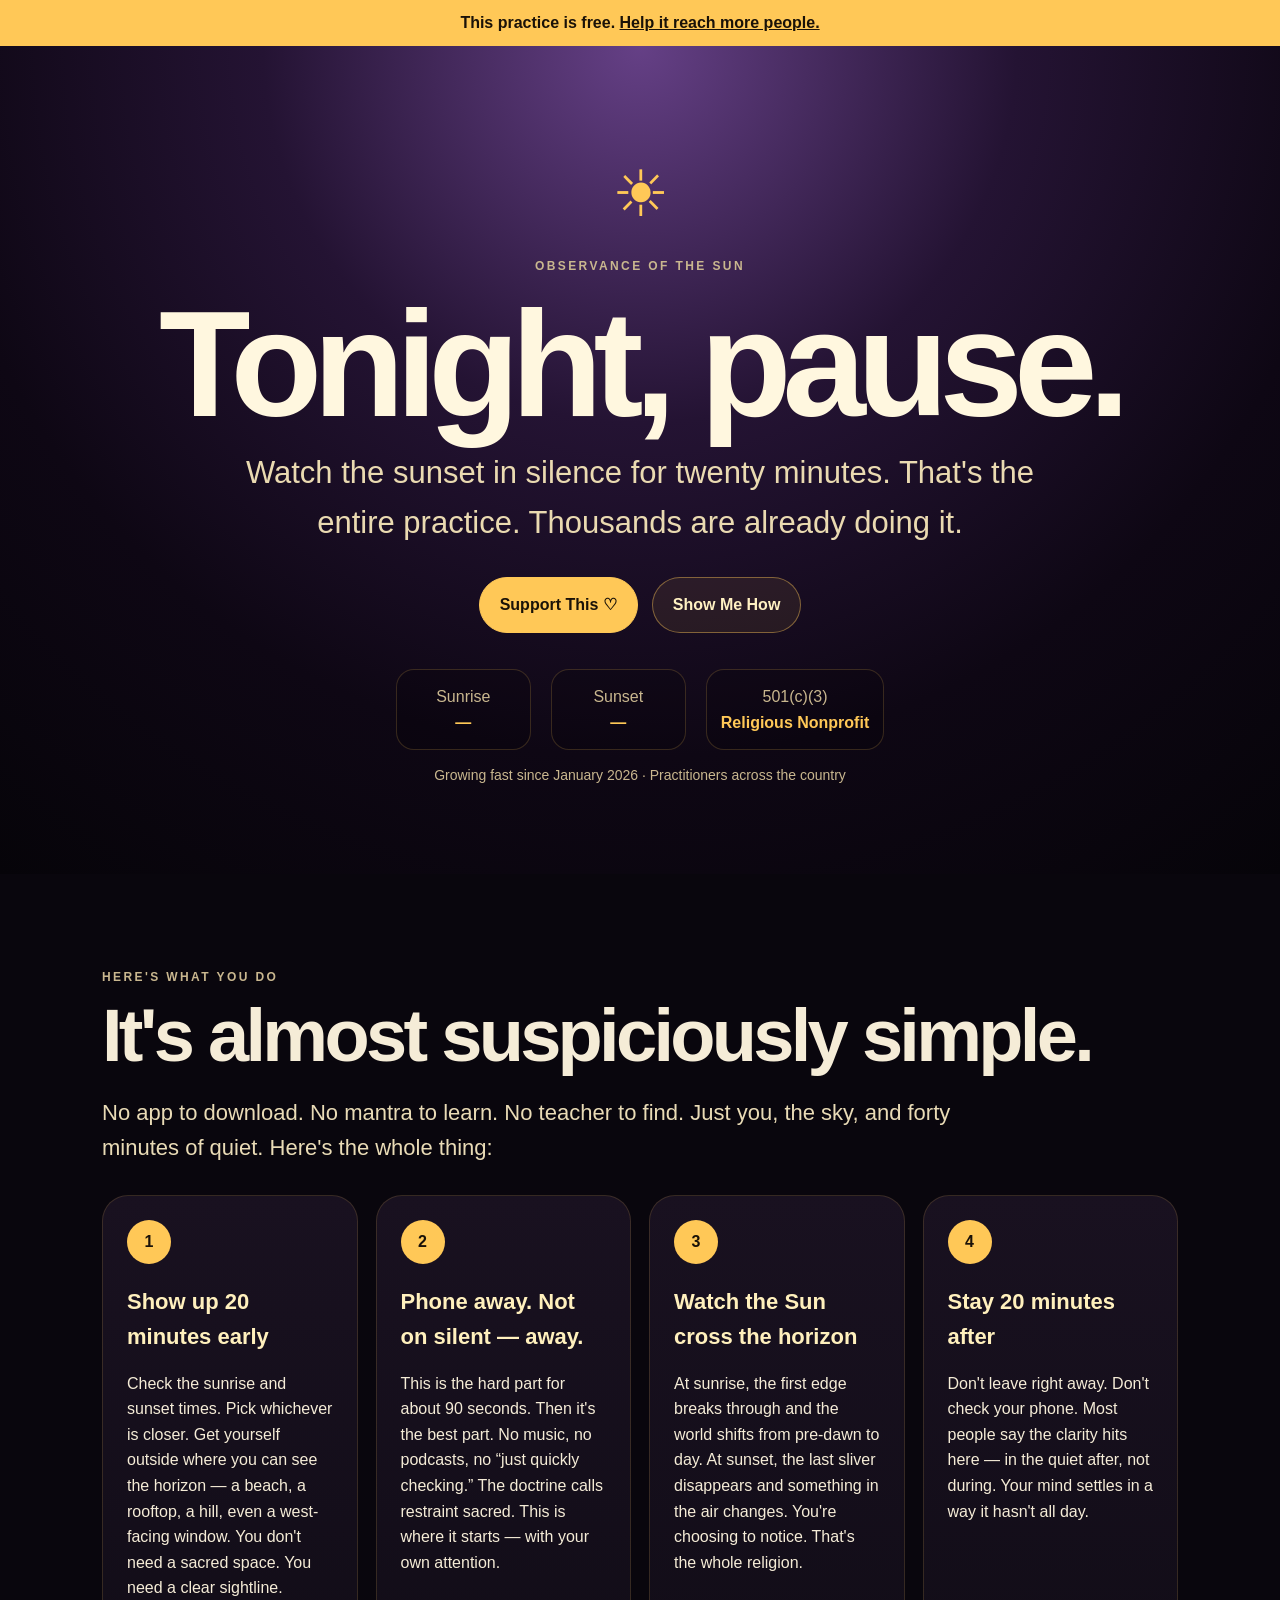
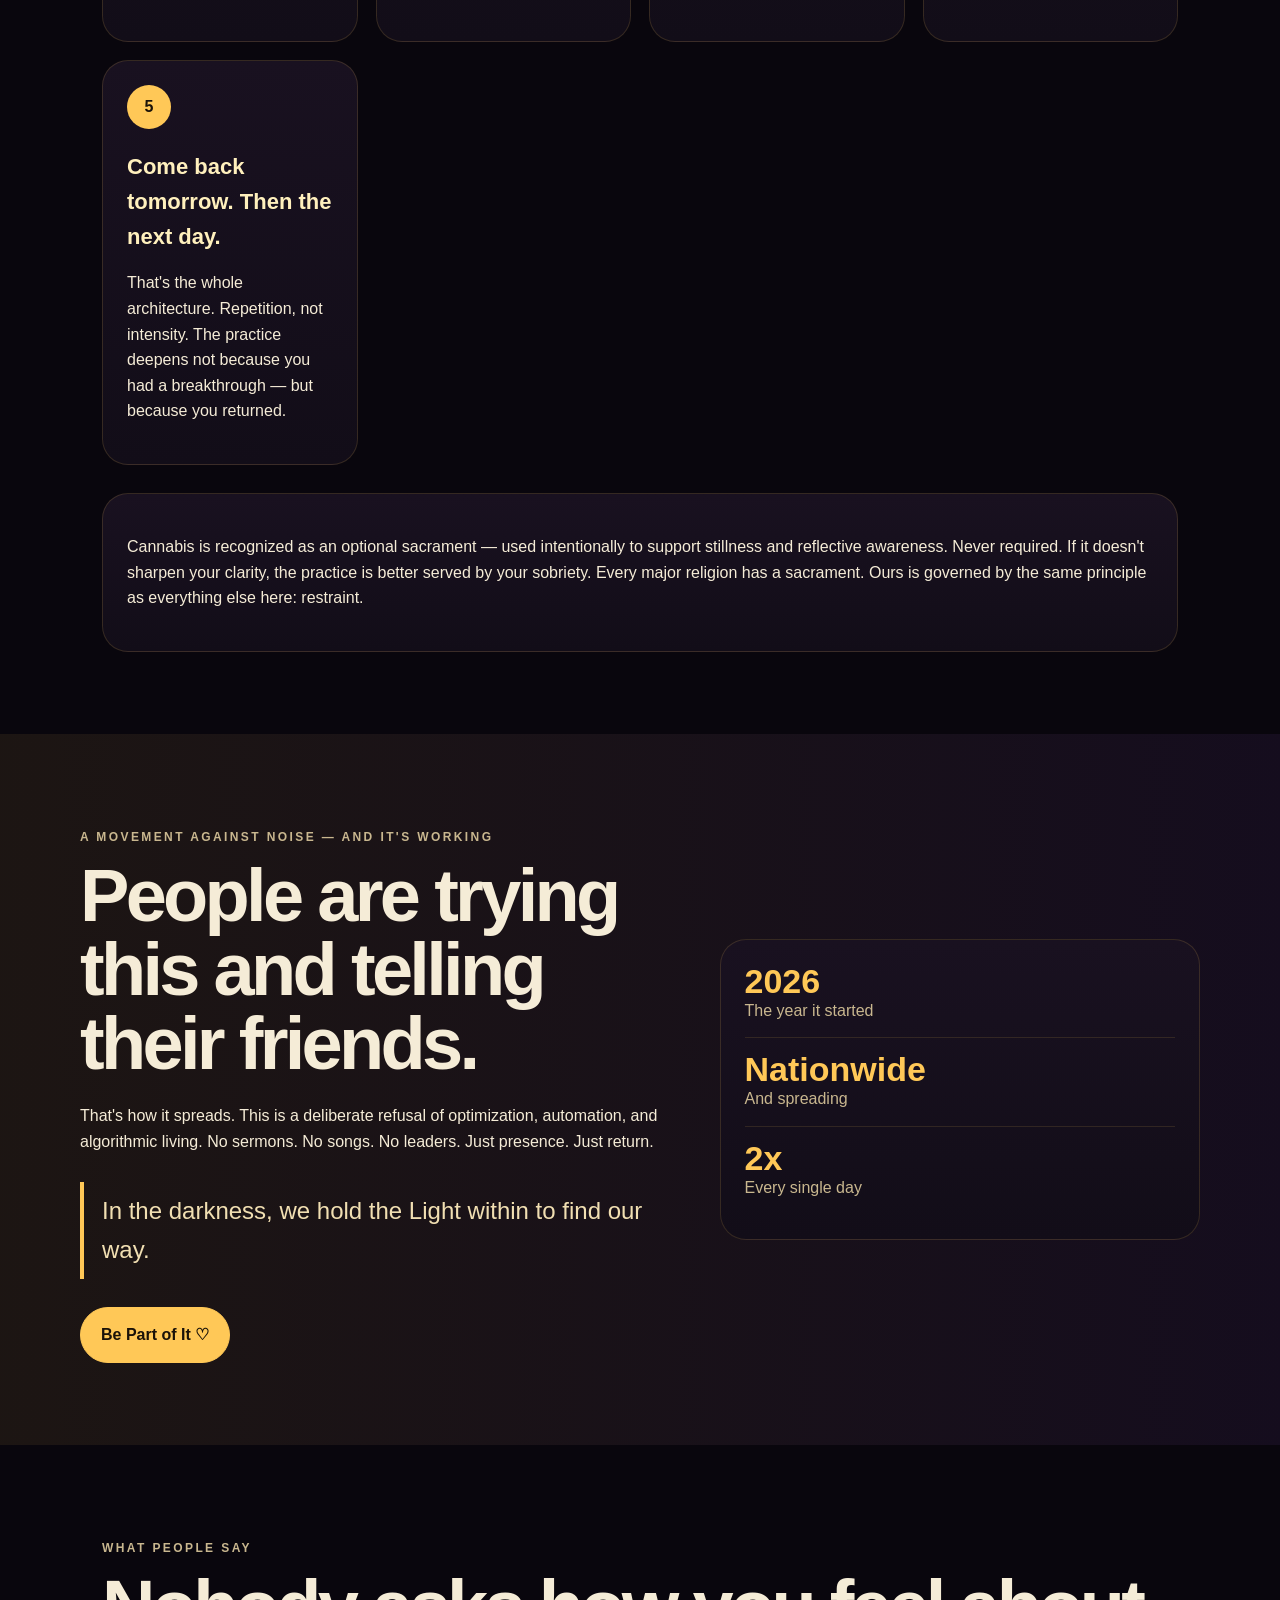
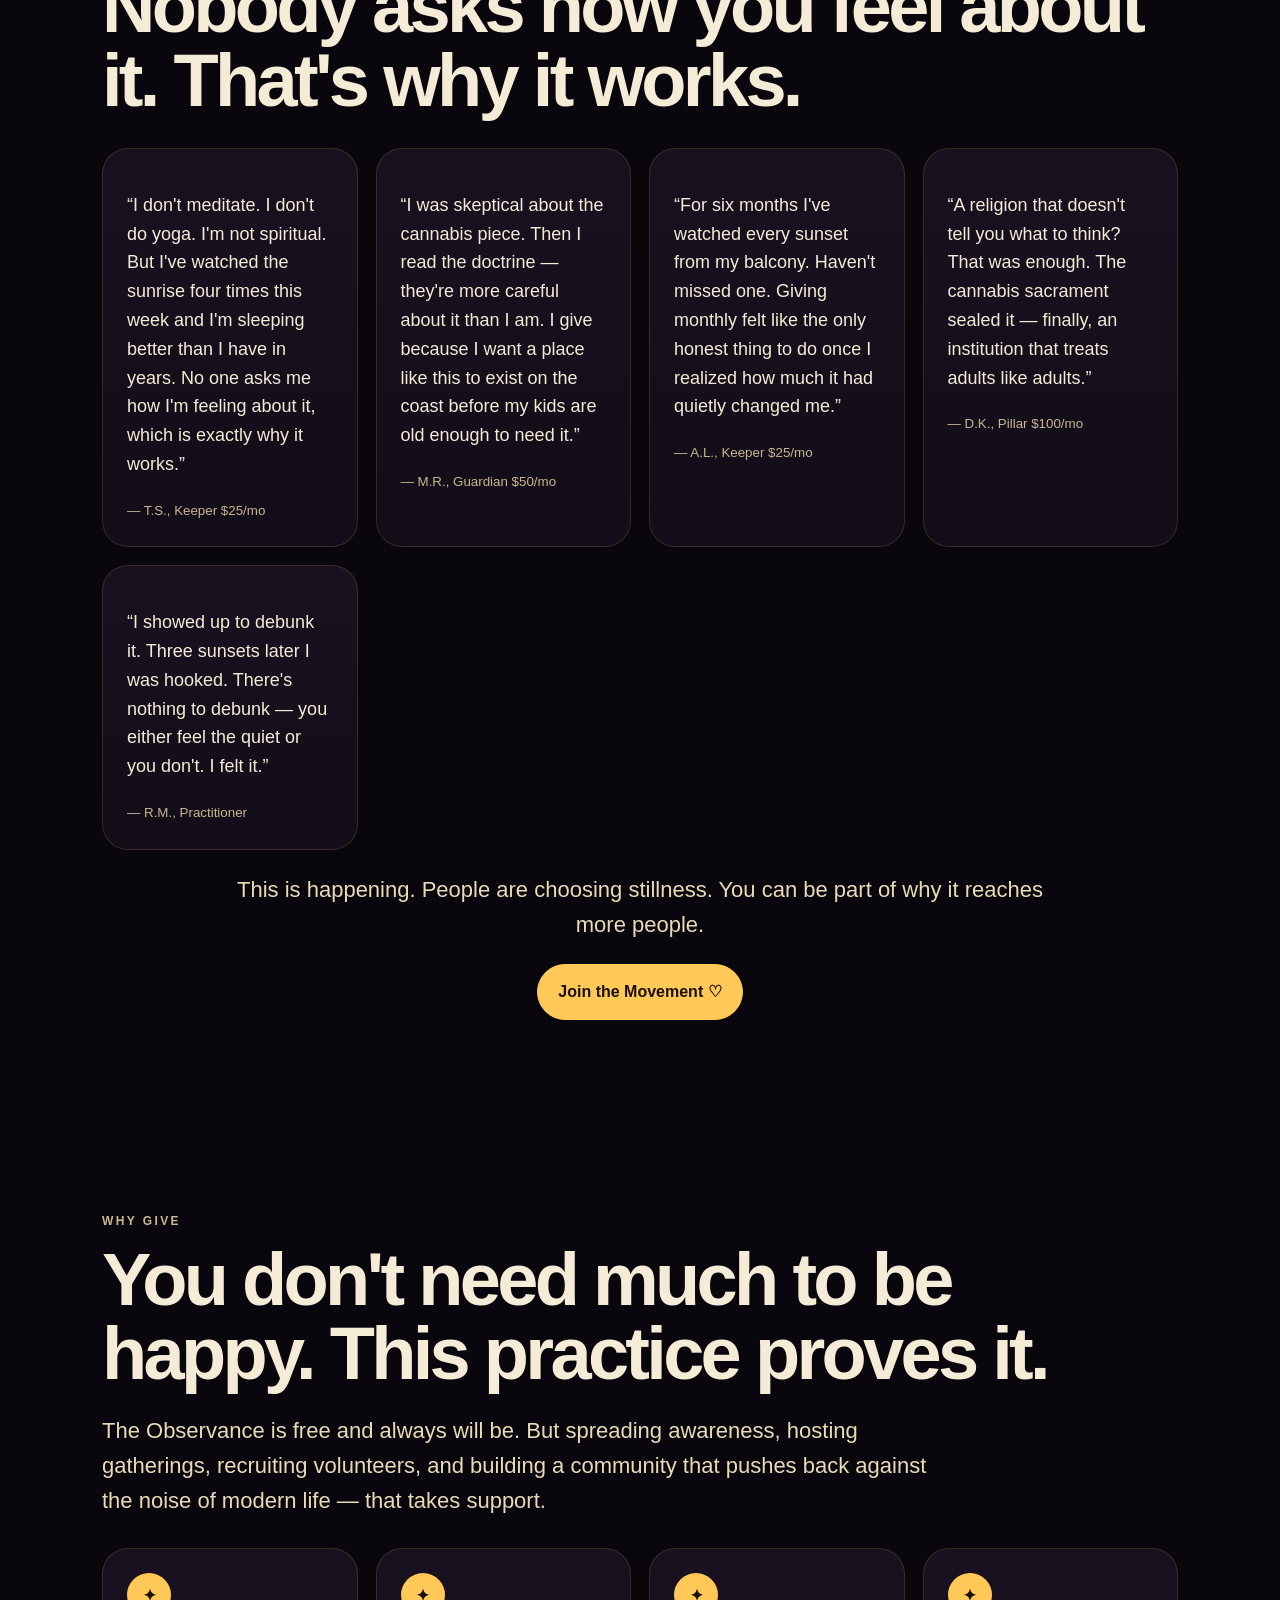
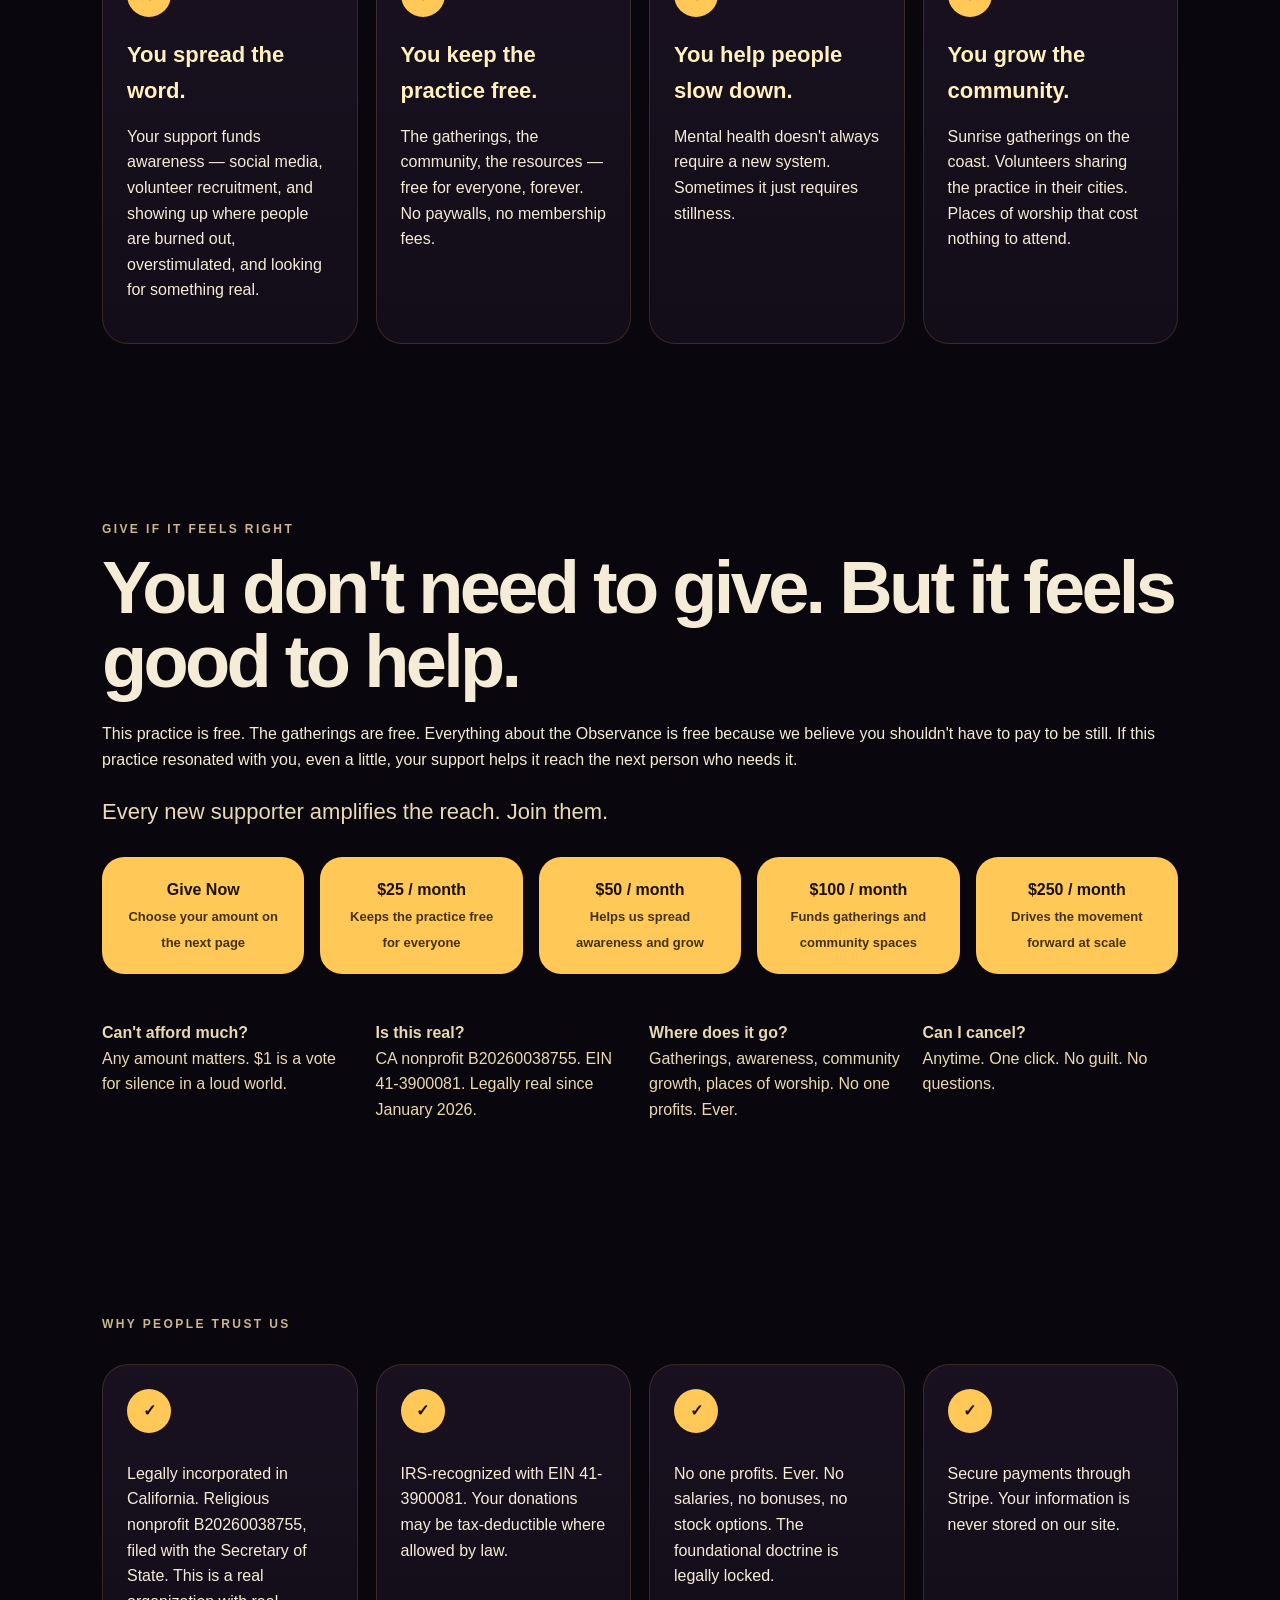
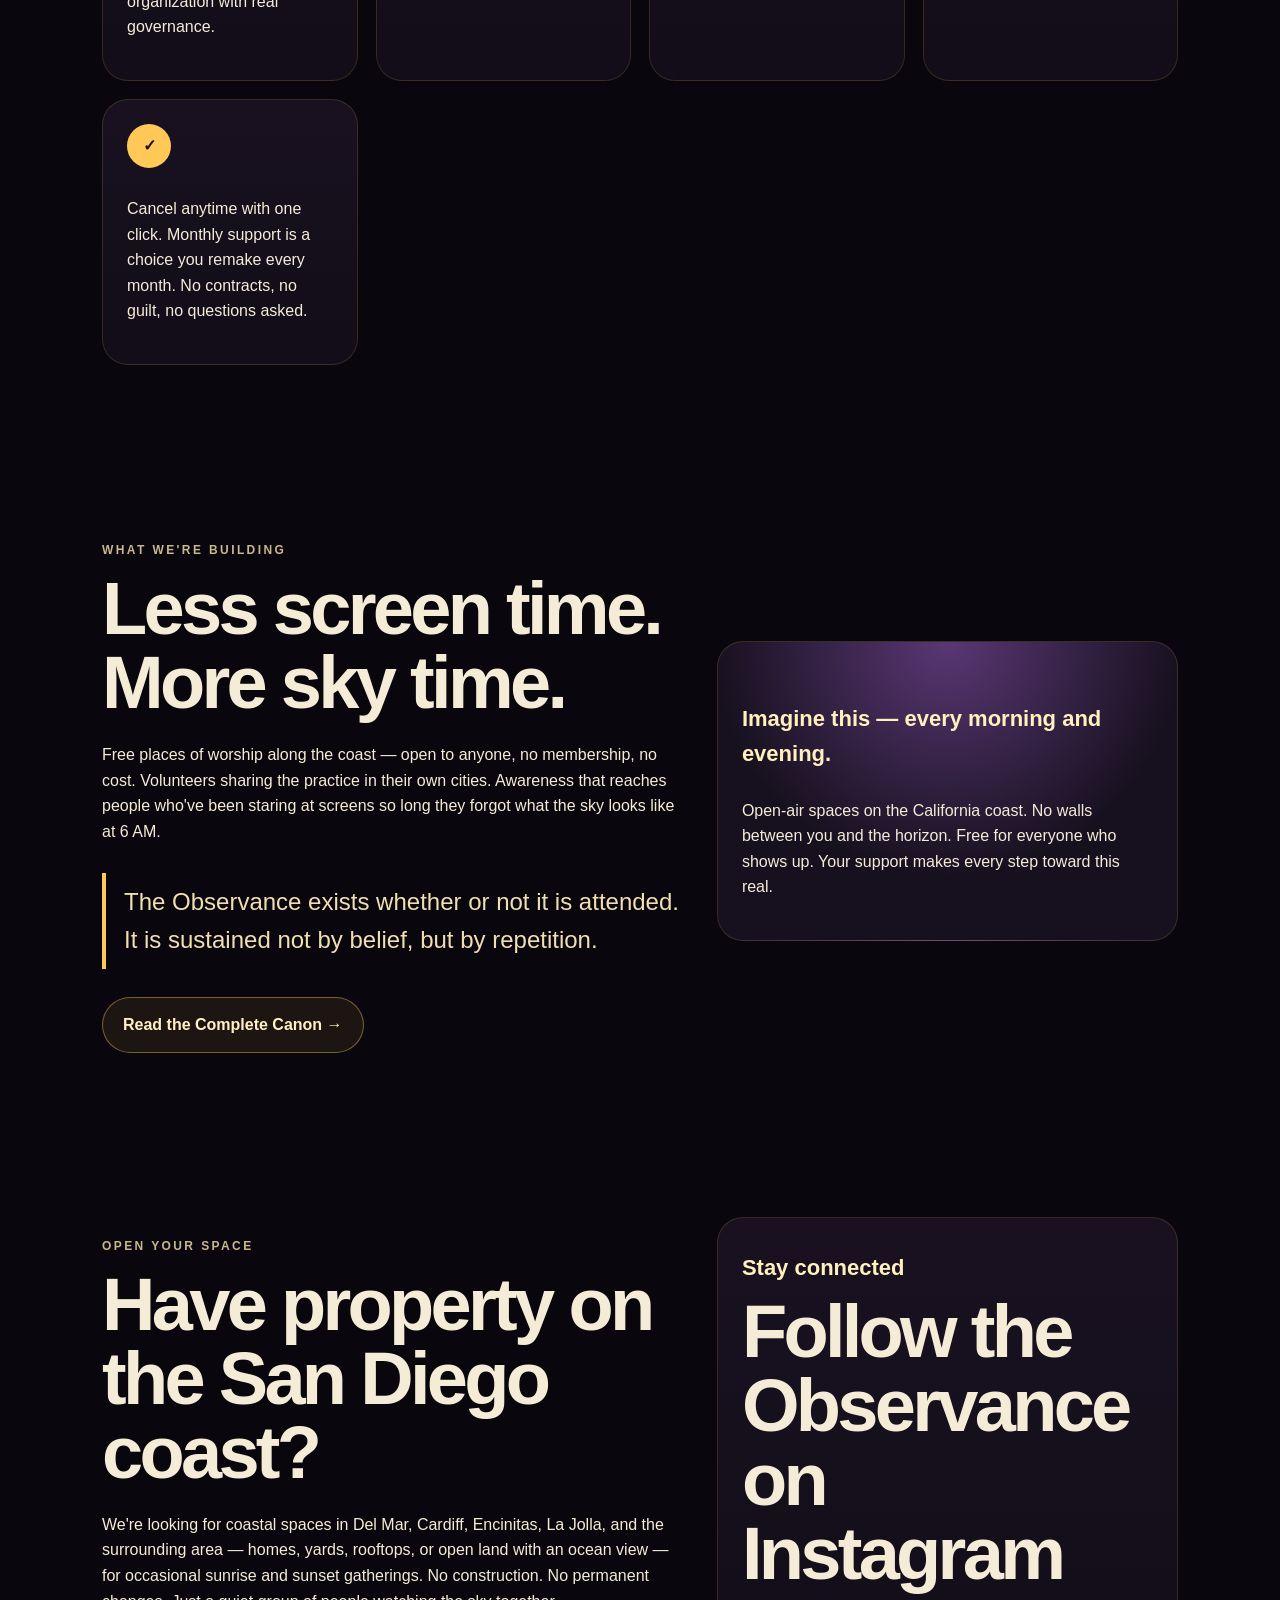
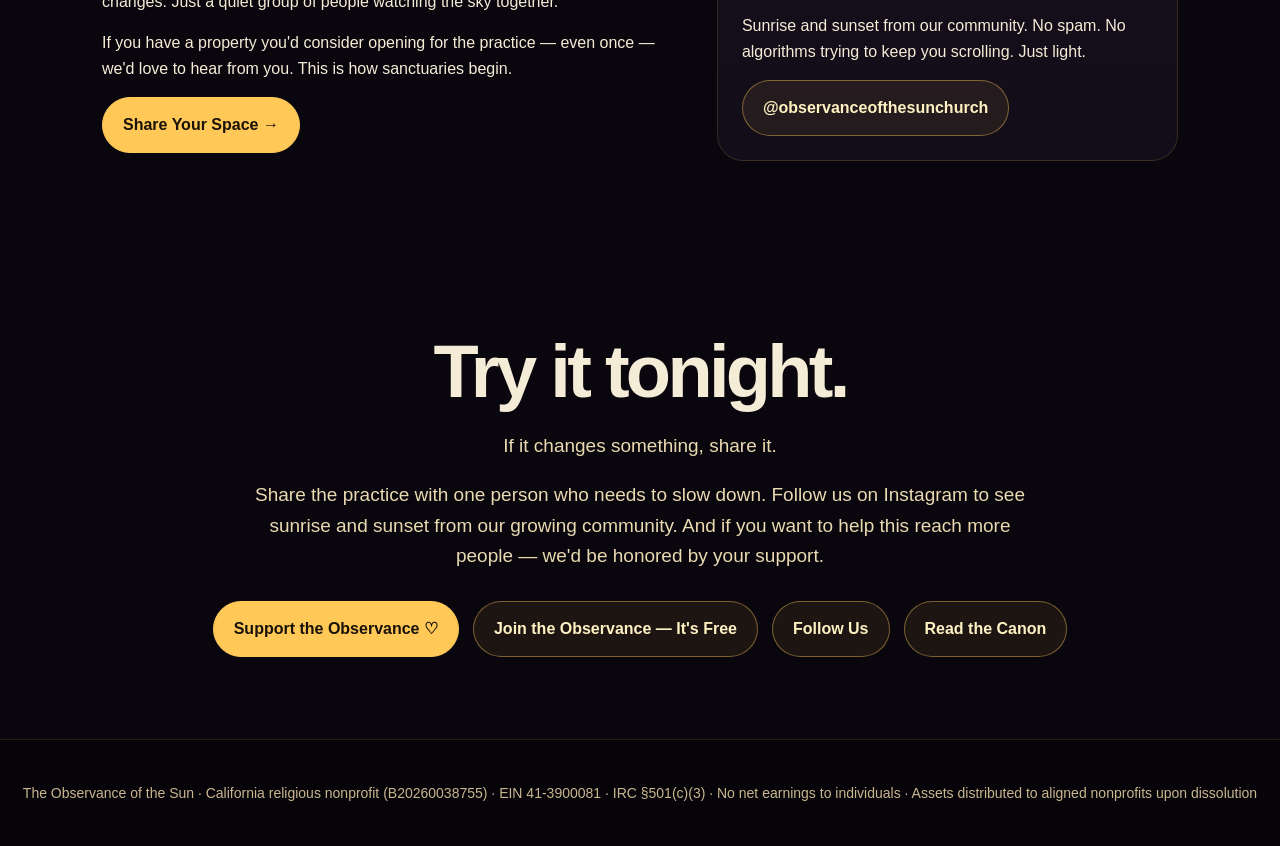
<file: index.html>
<!doctype html>
<html lang="en">
<head>
  <meta charset="utf-8" />
  <meta name="viewport" content="width=device-width, initial-scale=1" />
  <title>You Can Try This Tonight — Observance of the Sun</title>
  <meta name="description" content="Watch the sunrise or sunset in silence. No app, no teacher, no sermon. Just you, the sky, and forty minutes of quiet. Observance of the Sun is a California religious nonprofit centered on silent sunrise and sunset practice." />
  <link rel="canonical" href="https://observanceofthesunchurch.com/" />
  <link rel="stylesheet" href="/style.css" />
  <meta property="og:title" content="You Can Try This Tonight — Observance of the Sun" />
  <meta property="og:description" content="Watch the sunrise or sunset in silence. No app, no teacher, no sermon. Just you, the sky, and forty minutes of quiet." />
  <meta property="og:type" content="website" />
  <meta property="og:url" content="https://observanceofthesunchurch.com/" />
  <meta name="theme-color" content="#ffc857" />
  <script type="application/ld+json">
  {"@context":"https://schema.org","@type":"ReligiousOrganization","name":"Observance of the Sun","url":"https://observanceofthesunchurch.com/","description":"A California religious nonprofit centered on silent observance of sunrise and sunset.","identifier":["CA nonprofit B20260038755","EIN 41-3900081"],"address":{"@type":"PostalAddress","addressLocality":"Encinitas","addressRegion":"CA","addressCountry":"US"},"sameAs":["https://www.instagram.com/observanceofthesunchurch/"]}
  </script>
</head>
<body>
  <div class="topbar">This practice is free. <a href="https://buy.stripe.com/fZu28k4rJ0dzalo8wz9fW00">Help it reach more people.</a></div>

  <header class="hero" id="top">
    <div class="sunmark" aria-hidden="true">☀</div>
    <p class="kicker">Observance of the Sun</p>
    <h1>Tonight, pause.</h1>
    <p class="subhead">Watch the sunset in silence for twenty minutes. That's the entire practice. Thousands are already doing it.</p>
    <div class="actions">
      <a class="btn primary" href="https://buy.stripe.com/fZu28k4rJ0dzalo8wz9fW00">Support This ♡</a>
      <a class="btn" href="#practice">Show Me How</a>
    </div>
    <div class="stats">
      <span>Sunrise<br><strong>—</strong></span>
      <span>Sunset<br><strong>—</strong></span>
      <span>501(c)(3)<br><strong>Religious Nonprofit</strong></span>
    </div>
    <p class="micro">Growing fast since January 2026 · Practitioners across the country</p>
  </header>

  <main>
    <section class="section" id="practice">
      <p class="eyebrow">Here's what you do</p>
      <h2>It's almost suspiciously simple.</h2>
      <p class="lead">No app to download. No mantra to learn. No teacher to find. Just you, the sky, and forty minutes of quiet. Here's the whole thing:</p>
      <div class="steps">
        <article><b>1</b><h3>Show up 20 minutes early</h3><p>Check the sunrise and sunset times. Pick whichever is closer. Get yourself outside where you can see the horizon — a beach, a rooftop, a hill, even a west-facing window. You don't need a sacred space. You need a clear sightline.</p></article>
        <article><b>2</b><h3>Phone away. Not on silent — away.</h3><p>This is the hard part for about 90 seconds. Then it's the best part. No music, no podcasts, no “just quickly checking.” The doctrine calls restraint sacred. This is where it starts — with your own attention.</p></article>
        <article><b>3</b><h3>Watch the Sun cross the horizon</h3><p>At sunrise, the first edge breaks through and the world shifts from pre-dawn to day. At sunset, the last sliver disappears and something in the air changes. You're choosing to notice. That's the whole religion.</p></article>
        <article><b>4</b><h3>Stay 20 minutes after</h3><p>Don't leave right away. Don't check your phone. Most people say the clarity hits here — in the quiet after, not during. Your mind settles in a way it hasn't all day.</p></article>
        <article><b>5</b><h3>Come back tomorrow. Then the next day.</h3><p>That's the whole architecture. Repetition, not intensity. The practice deepens not because you had a breakthrough — but because you returned.</p></article>
      </div>
      <div class="sacrament-note"><p>Cannabis is recognized as an optional sacrament — used intentionally to support stillness and reflective awareness. Never required. If it doesn't sharpen your clarity, the practice is better served by your sobriety. Every major religion has a sacrament. Ours is governed by the same principle as everything else here: restraint.</p></div>
    </section>

    <section class="section split darkband">
      <div>
        <p class="eyebrow">A movement against noise — and it's working</p>
        <h2>People are trying this and telling their friends.</h2>
        <p>That's how it spreads. This is a deliberate refusal of optimization, automation, and algorithmic living. No sermons. No songs. No leaders. Just presence. Just return.</p>
        <blockquote>In the darkness, we hold the Light within to find our way.</blockquote>
        <a class="btn primary" href="https://buy.stripe.com/fZu28k4rJ0dzalo8wz9fW00">Be Part of It ♡</a>
      </div>
      <div class="metric-card">
        <div><strong>2026</strong><span>The year it started</span></div>
        <div><strong>Nationwide</strong><span>And spreading</span></div>
        <div><strong>2x</strong><span>Every single day</span></div>
      </div>
    </section>

    <section class="section testimonials">
      <p class="eyebrow">What people say</p>
      <h2>Nobody asks how you feel about it. That's why it works.</h2>
      <div class="quote-grid">
        <article><p>“I don't meditate. I don't do yoga. I'm not spiritual. But I've watched the sunrise four times this week and I'm sleeping better than I have in years. No one asks me how I'm feeling about it, which is exactly why it works.”</p><small>— T.S., Keeper $25/mo</small></article>
        <article><p>“I was skeptical about the cannabis piece. Then I read the doctrine — they're more careful about it than I am. I give because I want a place like this to exist on the coast before my kids are old enough to need it.”</p><small>— M.R., Guardian $50/mo</small></article>
        <article><p>“For six months I've watched every sunset from my balcony. Haven't missed one. Giving monthly felt like the only honest thing to do once I realized how much it had quietly changed me.”</p><small>— A.L., Keeper $25/mo</small></article>
        <article><p>“A religion that doesn't tell you what to think? That was enough. The cannabis sacrament sealed it — finally, an institution that treats adults like adults.”</p><small>— D.K., Pillar $100/mo</small></article>
        <article><p>“I showed up to debunk it. Three sunsets later I was hooked. There's nothing to debunk — you either feel the quiet or you don't. I felt it.”</p><small>— R.M., Practitioner</small></article>
      </div>
      <p class="lead centered">This is happening. People are choosing stillness. You can be part of why it reaches more people.</p>
      <p class="centered"><a class="btn primary" href="https://buy.stripe.com/fZu28k4rJ0dzalo8wz9fW00">Join the Movement ♡</a></p>
    </section>

    <section class="section" id="giving">
      <p class="eyebrow">Why give</p>
      <h2>You don't need much to be happy. This practice proves it.</h2>
      <p class="lead">The Observance is free and always will be. But spreading awareness, hosting gatherings, recruiting volunteers, and building a community that pushes back against the noise of modern life — that takes support.</p>
      <div class="benefits">
        <article><span>✦</span><h3>You spread the word.</h3><p>Your support funds awareness — social media, volunteer recruitment, and showing up where people are burned out, overstimulated, and looking for something real.</p></article>
        <article><span>✦</span><h3>You keep the practice free.</h3><p>The gatherings, the community, the resources — free for everyone, forever. No paywalls, no membership fees.</p></article>
        <article><span>✦</span><h3>You help people slow down.</h3><p>Mental health doesn't always require a new system. Sometimes it just requires stillness.</p></article>
        <article><span>✦</span><h3>You grow the community.</h3><p>Sunrise gatherings on the coast. Volunteers sharing the practice in their cities. Places of worship that cost nothing to attend.</p></article>
      </div>
    </section>

    <section class="section donation-section">
      <p class="eyebrow">Give if it feels right</p>
      <h2>You don't need to give. But it feels good to help.</h2>
      <p>This practice is free. The gatherings are free. Everything about the Observance is free because we believe you shouldn't have to pay to be still. If this practice resonated with you, even a little, your support helps it reach the next person who needs it.</p>
      <p class="lead">Every new supporter amplifies the reach. Join them.</p>
      <div class="donation-grid">
        <a href="https://buy.stripe.com/fZu28k4rJ0dzalo8wz9fW00"><strong>Give Now</strong><br><span>Choose your amount on the next page</span></a>
        <a href="https://buy.stripe.com/fZu28k4rJ0dzalo8wz9fW00"><strong>$25 / month</strong><br><span>Keeps the practice free for everyone</span></a>
        <a href="https://buy.stripe.com/fZu28k4rJ0dzalo8wz9fW00"><strong>$50 / month</strong><br><span>Helps us spread awareness and grow</span></a>
        <a href="https://buy.stripe.com/fZu28k4rJ0dzalo8wz9fW00"><strong>$100 / month</strong><br><span>Funds gatherings and community spaces</span></a>
        <a href="https://buy.stripe.com/fZu28k4rJ0dzalo8wz9fW00"><strong>$250 / month</strong><br><span>Drives the movement forward at scale</span></a>
      </div>
      <div class="faq-row"><p><strong>Can't afford much?</strong><br>Any amount matters. $1 is a vote for silence in a loud world.</p><p><strong>Is this real?</strong><br>CA nonprofit B20260038755. EIN 41-3900081. Legally real since January 2026.</p><p><strong>Where does it go?</strong><br>Gatherings, awareness, community growth, places of worship. No one profits. Ever.</p><p><strong>Can I cancel?</strong><br>Anytime. One click. No guilt. No questions.</p></div>
    </section>

    <section class="section trust">
      <p class="eyebrow">Why people trust us</p>
      <div class="trust-grid">
        <article><b>✓</b><p>Legally incorporated in California. Religious nonprofit B20260038755, filed with the Secretary of State. This is a real organization with real governance.</p></article>
        <article><b>✓</b><p>IRS-recognized with EIN 41-3900081. Your donations may be tax-deductible where allowed by law.</p></article>
        <article><b>✓</b><p>No one profits. Ever. No salaries, no bonuses, no stock options. The foundational doctrine is legally locked.</p></article>
        <article><b>✓</b><p>Secure payments through Stripe. Your information is never stored on our site.</p></article>
        <article><b>✓</b><p>Cancel anytime with one click. Monthly support is a choice you remake every month. No contracts, no guilt, no questions asked.</p></article>
      </div>
    </section>

    <section class="section split build">
      <div>
        <p class="eyebrow">What we're building</p>
        <h2>Less screen time. More sky time.</h2>
        <p>Free places of worship along the coast — open to anyone, no membership, no cost. Volunteers sharing the practice in their own cities. Awareness that reaches people who've been staring at screens so long they forgot what the sky looks like at 6 AM.</p>
        <blockquote>The Observance exists whether or not it is attended. It is sustained not by belief, but by repetition.</blockquote>
        <a class="btn" href="/foundational-doctrine/">Read the Complete Canon →</a>
      </div>
      <div class="image-card"><h3>Imagine this — every morning and evening.</h3><p>Open-air spaces on the California coast. No walls between you and the horizon. Free for everyone who shows up. Your support makes every step toward this real.</p></div>
    </section>

    <section class="section split open-space">
      <div>
        <p class="eyebrow">Open your space</p>
        <h2>Have property on the San Diego coast?</h2>
        <p>We're looking for coastal spaces in Del Mar, Cardiff, Encinitas, La Jolla, and the surrounding area — homes, yards, rooftops, or open land with an ocean view — for occasional sunrise and sunset gatherings. No construction. No permanent changes. Just a quiet group of people watching the sky together.</p>
        <p>If you have a property you'd consider opening for the practice — even once — we'd love to hear from you. This is how sanctuaries begin.</p>
        <a class="btn primary" href="mailto:bobby@trainingties.com?subject=Open%20a%20space%20for%20Observance%20of%20the%20Sun">Share Your Space →</a>
      </div>
      <div class="card"><h3>Stay connected</h3><h2>Follow the Observance on Instagram</h2><p>Sunrise and sunset from our community. No spam. No algorithms trying to keep you scrolling. Just light.</p><a class="btn" href="https://www.instagram.com/observanceofthesunchurch/">@observanceofthesunchurch</a></div>
    </section>

    <section class="section final">
      <h2>Try it tonight.</h2>
      <p>If it changes something, share it.</p>
      <p>Share the practice with one person who needs to slow down. Follow us on Instagram to see sunrise and sunset from our growing community. And if you want to help this reach more people — we'd be honored by your support.</p>
      <div class="actions">
        <a class="btn primary" href="https://buy.stripe.com/fZu28k4rJ0dzalo8wz9fW00">Support the Observance ♡</a>
        <a class="btn" href="#top">Join the Observance — It's Free</a>
        <a class="btn" href="https://www.instagram.com/observanceofthesunchurch/">Follow Us</a>
        <a class="btn" href="/foundational-doctrine/">Read the Canon</a>
      </div>
    </section>
  </main>

  <footer>The Observance of the Sun · California religious nonprofit (B20260038755) · EIN 41-3900081 · IRC §501(c)(3) · No net earnings to individuals · Assets distributed to aligned nonprofits upon dissolution</footer>
</body>
</html>
</file>
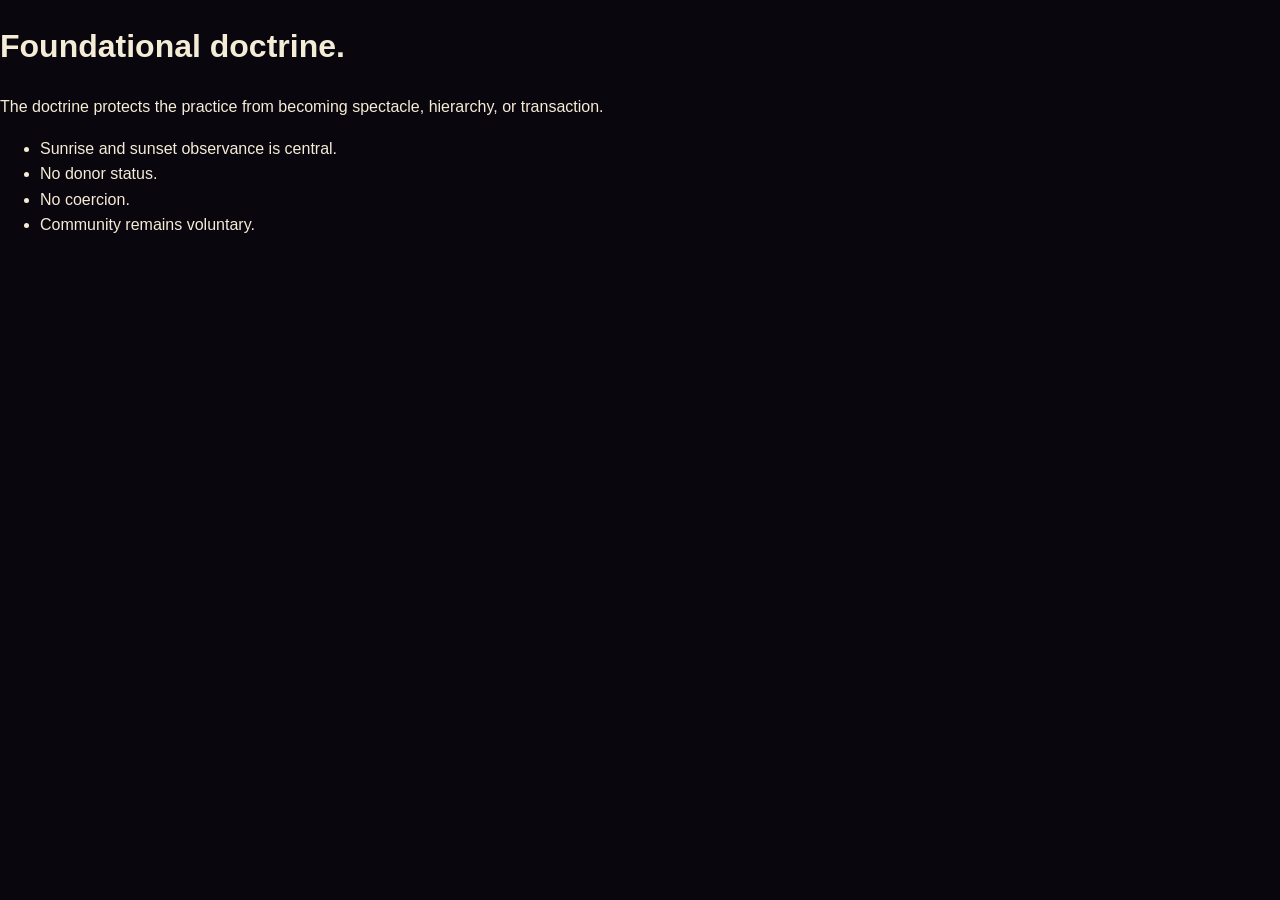
<file: foundational-doctrine/index.html>
<!doctype html><html><head><meta charset='utf-8'><title>Foundational Doctrine</title><meta name='description' content='Doctrine of Observance of the Sun.'><link rel='stylesheet' href='/style.css'></head><body><main class='wrap'><h1>Foundational doctrine.</h1><p>The doctrine protects the practice from becoming spectacle, hierarchy, or transaction.</p><ul><li>Sunrise and sunset observance is central.</li><li>No donor status.</li><li>No coercion.</li><li>Community remains voluntary.</li></ul></main></body></html>
</file>
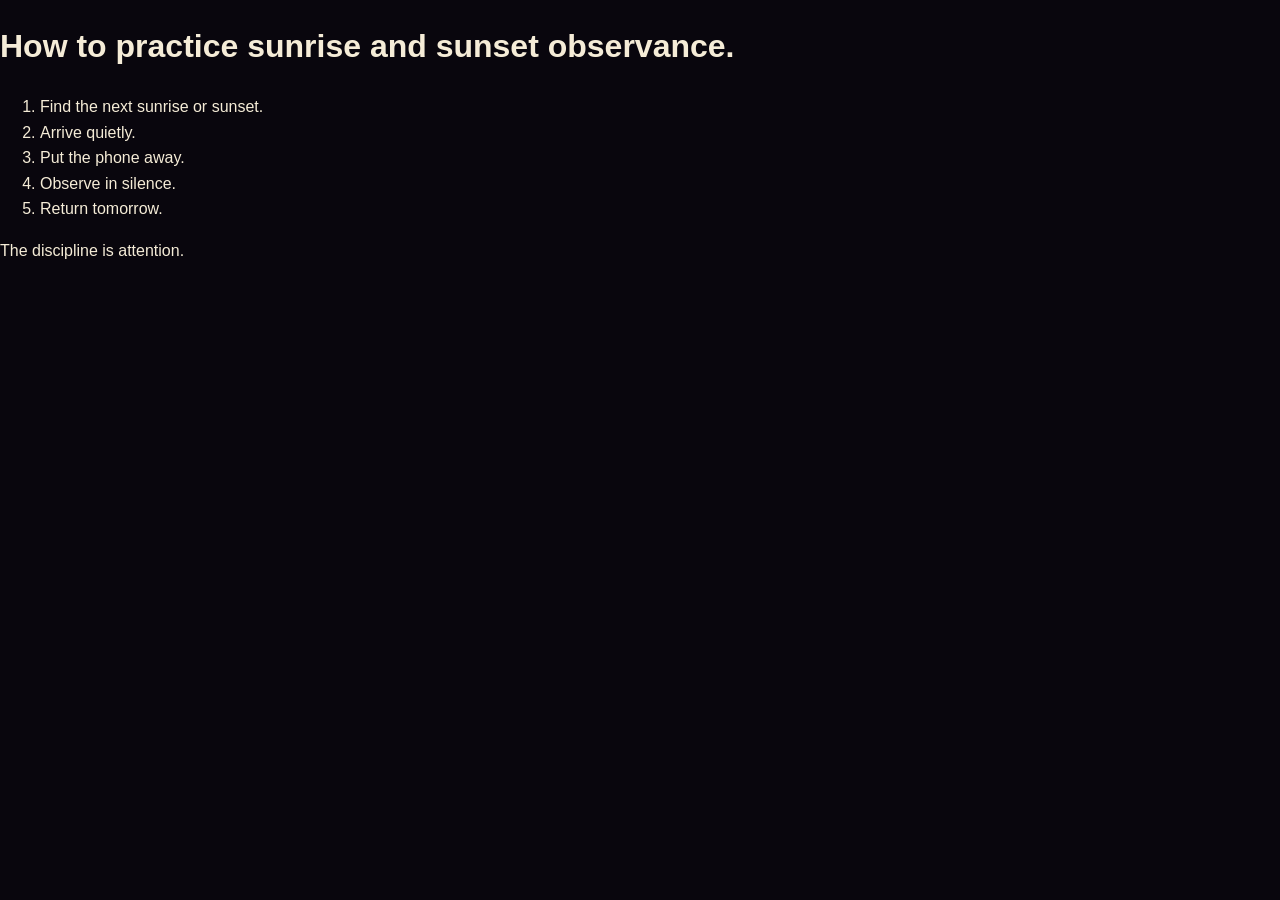
<file: how-to-practice-sunrise-sunset-observance/index.html>
<!doctype html><html><head><meta charset='utf-8'><title>How to Practice Sunrise and Sunset Observance</title><meta name='description' content='Learn how to practice silent sunrise and sunset observance.'><link rel='stylesheet' href='/style.css'></head><body><main class='wrap'><h1>How to practice sunrise and sunset observance.</h1><ol><li>Find the next sunrise or sunset.</li><li>Arrive quietly.</li><li>Put the phone away.</li><li>Observe in silence.</li><li>Return tomorrow.</li></ol><p>The discipline is attention.</p></main></body></html>
</file>
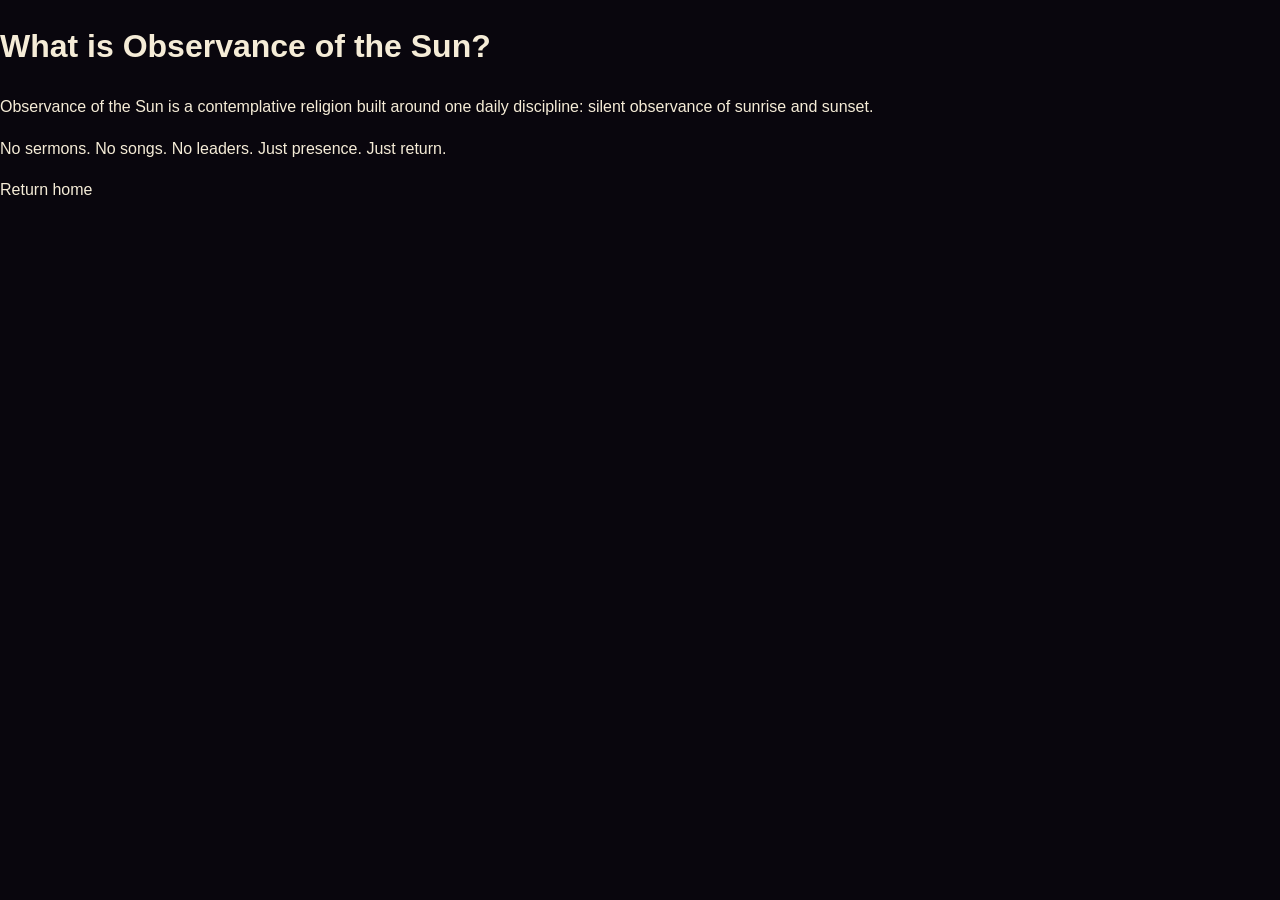
<file: what-is-observance-of-the-sun/index.html>
<!doctype html><html><head><meta charset='utf-8'><title>What Is Observance of the Sun?</title><meta name='description' content='A new contemplative religion centered on silent sunrise and sunset observance.'><link rel='stylesheet' href='/style.css'></head><body><main class='wrap'><h1>What is Observance of the Sun?</h1><p>Observance of the Sun is a contemplative religion built around one daily discipline: silent observance of sunrise and sunset.</p><p>No sermons. No songs. No leaders. Just presence. Just return.</p><p><a href='/'>Return home</a></p></main></body></html>
</file>
<file: style.css>
*{box-sizing:border-box}html{scroll-behavior:smooth}body{margin:0;font-family:Inter,Arial,sans-serif;background:#09060d;color:#f5ecd7;line-height:1.6}a{text-decoration:none;color:inherit}.topbar{background:#ffc857;color:#1a1208;text-align:center;padding:10px 14px;font-weight:700}.topbar a{text-decoration:underline}.hero{min-height:92vh;padding:96px 20px 72px;text-align:center;background:radial-gradient(circle at 50% 0,#654086 0,#241333 36%,#0e0714 68%,#060409 100%);display:flex;flex-direction:column;align-items:center;justify-content:center}.sunmark{font-size:64px;color:#ffc857}.kicker,.eyebrow{text-transform:uppercase;letter-spacing:.2em;color:#c9b78f;font-size:12px;font-weight:800}.hero h1{font-size:clamp(66px,13vw,150px);line-height:.88;margin:10px 0 18px;color:#fff7df;letter-spacing:-.06em}.subhead{font-size:clamp(21px,3vw,31px);max-width:820px;margin:0 auto;color:#eadab1}.actions{display:flex;gap:14px;justify-content:center;flex-wrap:wrap;margin-top:30px}.btn{display:inline-flex;align-items:center;justify-content:center;padding:14px 20px;border-radius:999px;border:1px solid rgba(255,200,87,.42);background:rgba(255,200,87,.08);color:#fff1c2;font-weight:800}.btn.primary{background:#ffc857;color:#1a1208;border-color:#ffc857}.stats{display:flex;gap:20px;justify-content:center;flex-wrap:wrap;margin-top:36px;color:#c9b78f}.stats span{min-width:135px;border:1px solid rgba(255,200,87,.18);border-radius:18px;padding:14px;background:rgba(0,0,0,.16)}.stats strong{color:#ffc857}.micro{color:#c9b78f;font-size:14px}.section{max-width:1120px;margin:0 auto;padding:82px 22px}.section h2{font-size:clamp(36px,6vw,74px);line-height:1;margin:10px 0 22px;letter-spacing:-.05em}.section h3{font-size:22px;margin:8px 0 10px;color:#fff0bd}.lead{font-size:22px;color:#e9dbb6;max-width:860px}.centered{text-align:center;margin-left:auto;margin-right:auto}.steps,.benefits,.quote-grid,.trust-grid{display:grid;grid-template-columns:repeat(auto-fit,minmax(230px,1fr));gap:18px;margin-top:30px}.steps article,.benefits article,.quote-grid article,.trust-grid article,.card,.metric-card,.image-card,.sacrament-note{background:linear-gradient(180deg,#191120,#120d18);border:1px solid rgba(255,200,87,.15);padding:24px;border-radius:26px}.steps b,.benefits span,.trust-grid b{display:inline-flex;width:44px;height:44px;align-items:center;justify-content:center;border-radius:50%;background:#ffc857;color:#1a1208;margin-bottom:12px;font-weight:900}.split{display:grid;grid-template-columns:minmax(0,1.12fr) minmax(280px,.88fr);gap:28px;align-items:center}.darkband{max-width:none;padding-left:max(22px,calc((100vw - 1120px)/2));padding-right:max(22px,calc((100vw - 1120px)/2));background:linear-gradient(90deg,rgba(255,200,87,.08),rgba(84,50,118,.16))}.metric-card{display:grid;gap:14px}.metric-card div{border-bottom:1px solid rgba(255,200,87,.12);padding-bottom:14px}.metric-card div:last-child{border-bottom:0}.metric-card strong{display:block;font-size:34px;color:#ffc857;line-height:1}.metric-card span,.quote-grid small{color:#c9b78f}.quote-grid article p{font-size:18px}.sacrament-note{margin-top:28px}.donation-grid{display:grid;grid-template-columns:repeat(auto-fit,minmax(190px,1fr));gap:16px;margin-top:28px}.donation-grid a{background:#ffc857;color:#1a1208;padding:20px;border-radius:22px;text-align:center;font-weight:900}.donation-grid span{font-size:13px;font-weight:600;opacity:.82}.faq-row{display:grid;grid-template-columns:repeat(auto-fit,minmax(220px,1fr));gap:18px;margin-top:30px;color:#eadab1}blockquote{border-left:4px solid #ffc857;padding:10px 0 10px 18px;margin:28px 0;font-size:24px;color:#f1dfb2}.image-card{min-height:300px;background:radial-gradient(circle at top,#5a3774 0,#17111f 62%);display:flex;flex-direction:column;justify-content:end}.final{text-align:center}.final p{max-width:780px;margin-left:auto;margin-right:auto;color:#eadab1;font-size:19px}footer{text-align:center;padding:42px 20px;border-top:1px solid rgba(255,200,87,.12);color:#c9b78f;background:#060409;font-size:14px}@media(max-width:820px){.split{grid-template-columns:1fr}.hero{min-height:auto;padding-top:70px}.hero h1{font-size:72px}.section{padding:58px 18px}.section h2{font-size:42px}.stats span{min-width:120px}.topbar{font-size:14px}}
</file>
